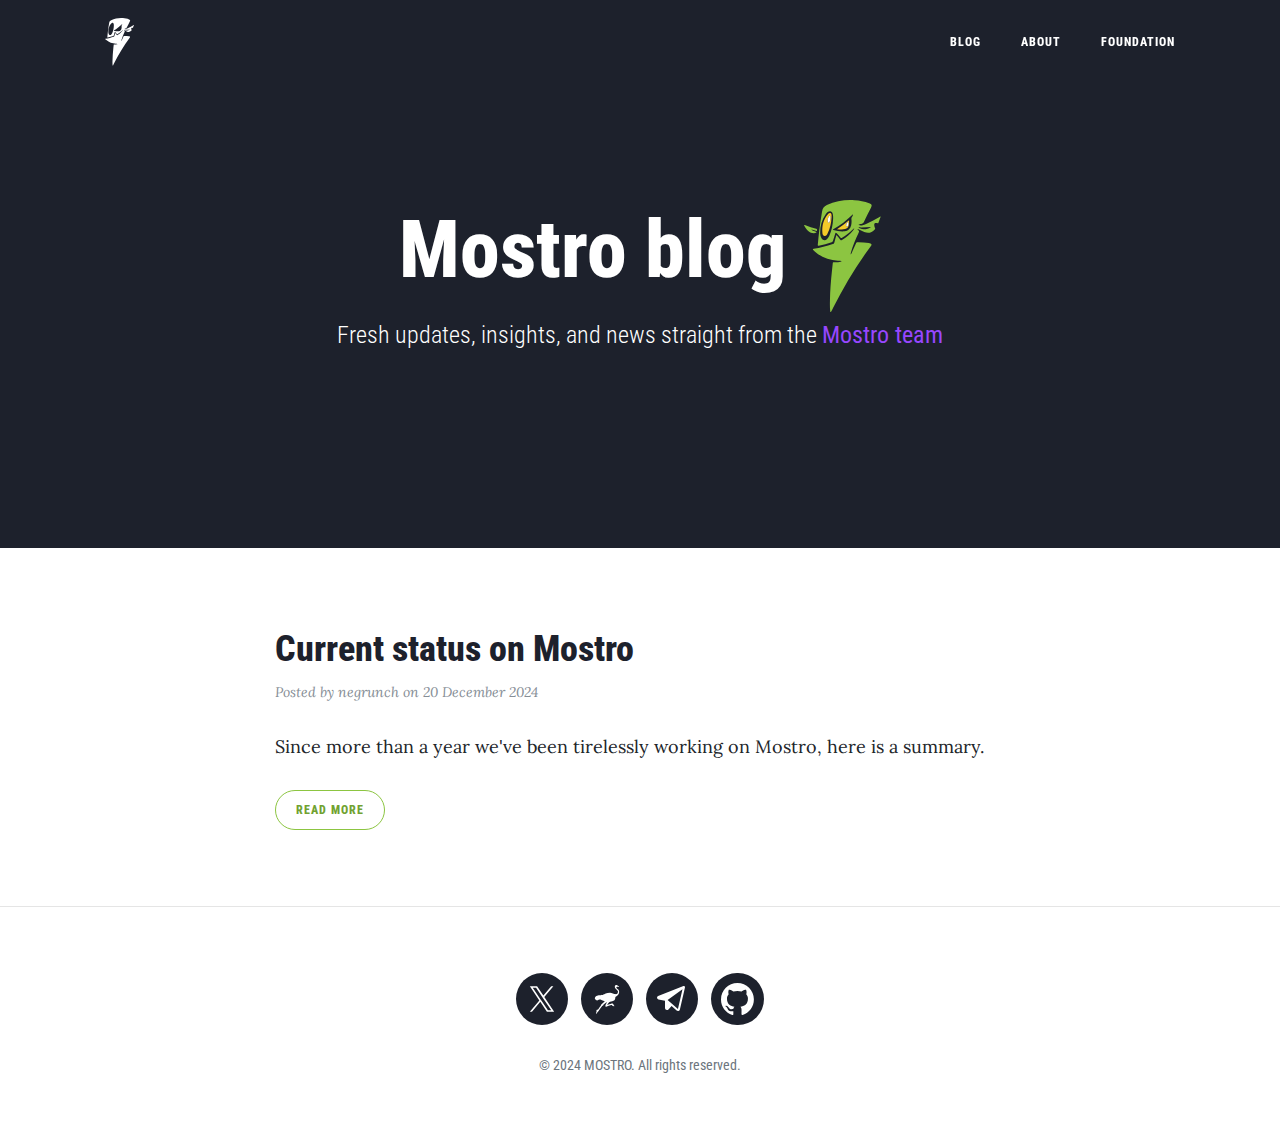
<file: index.html>
<!DOCTYPE html>
<html lang="en">

<head>
  <meta charset="utf-8">
  <meta name="viewport" content="width=device-width, initial-scale=1, shrink-to-fit=no">
  <meta name="description" content="">
  <meta name="author" content="">

  <title>Mostro blog</title>

  <link rel="stylesheet" href="/css/bootstrap.min.css">
  <link href=" /css/all.min.css" rel=" stylesheet" type="text/css">
  <link href='https://fonts.googleapis.com/css?family=Lora:400,700,400italic,700italic' rel='stylesheet'
    type='text/css'>
  <link href="https://fonts.googleapis.com/css2?family=Roboto+Condensed:ital,wght@0,100..900;1,100..900&display=swap" rel="stylesheet">
  <link rel="stylesheet" href="/clean-blog.css">

</head>

<body>
  <nav class="navbar navbar-expand-lg navbar-light fixed-top" id="mainNav">
    <div class="container">
      <a class="navbar-brand" href="&#x2F;">
        <img class="navbar-img" src="/img/mostro-icon-white.svg" alt="Mostro">
      </a>
      <button class="navbar-toggler navbar-toggler-right" type="button" data-toggle="collapse"
        data-target="#navbarResponsive" aria-controls="navbarResponsive" aria-expanded="false"
        aria-label="Toggle navigation">
        Menu
        <i class="fas fa-bars"></i>
      </button>
      <div class="collapse navbar-collapse" id="navbarResponsive">
        <ul class="navbar-nav ml-auto">
          
          <li class="nav-item">
            <a class="nav-link"
              href="&#x2F;">Blog</a>
          </li>
          
          <li class="nav-item">
            <a class="nav-link"
              href="https:&#x2F;&#x2F;mostro.network">About</a>
          </li>
          
          <li class="nav-item">
            <a class="nav-link"
              href="https:&#x2F;&#x2F;mostro.foundation">Foundation</a>
          </li>
          
        </ul>
      </div>
    </div>
  </nav>

  <!-- Page Header -->
  
  <header class="masthead">
    <div class="overlay">
    </div>
    <div class="container">
      <div class="row">
        <div class="col-lg-8 col-md-10 mx-auto">
          <div class="site-heading">
            <h1> Mostro blog
              <span>
                <img src="/img/mostro-icon.svg" alt="Mostro">
              </span>
            </h1>
            <h2 class="subheading">
              Fresh updates, insights, and news straight from the
                <span class="subheading-highlight">
                  Mostro team
                </span>
            </h2>
          </div>
        </div>
      </div>
    </div>
  </header>
  

  
  <!-- Main Content -->
  <div class="container">
    <div class="row">
      <div class="col-lg-8 col-md-10 mx-auto">
        <div class="posts">
          
          <div class="post-preview">
            
<a href="&#x2F;first-post&#x2F;">
    <h2 class="post-title">Current status on Mostro</h2>
</a>
<p class="post-meta">Posted by
    negrunch
     on 20 December 2024</p>

            <p class="post-summary">Since more than a year we've been tirelessly working on Mostro, here is a summary.</p>
            <a class="btn btn-sm btn-secondary" href="&#x2F;first-post&#x2F;">Read more</a>
          </div>
          
        </div>

        <!-- Paginator -->
        <div class="clearfix">
          
          
        </div>

      </div>
    </div>
  </div>
  

  <hr>

  <!-- Footer -->
  <footer>
    <div class="container">
      <div class="row">
        <div class="col-lg-8 col-md-10 mx-auto">
          <ul class="list-inline text-center">
            
            <li class="list-inline-item">
              <a class="social-button" href="https:&#x2F;&#x2F;x.com&#x2F;MostroP2P">
                <img class="social-button-img"  src="/img/x.svg" alt="Mostro">
              </a>
            </li>
            
            <li class="list-inline-item">
              <a class="social-button" href="https:&#x2F;&#x2F;primal.net&#x2F;p&#x2F;npub1m0str0d7z2ww8rdh20t2n9lx520xjwhaq24p68umqp06wwrwtsnqen40un">
                <img class="social-button-img"  src="/img/nostr.svg" alt="Mostro">
              </a>
            </li>
            
            <li class="list-inline-item">
              <a class="social-button" href="https:&#x2F;&#x2F;t.me&#x2F;mostrop2p">
                <img class="social-button-img"  src="/img/telegram.svg" alt="Mostro">
              </a>
            </li>
            
            <li class="list-inline-item">
              <a class="social-button" href="https:&#x2F;&#x2F;github.com&#x2F;MostroP2P">
                <img class="social-button-img"  src="/img/github.svg" alt="Mostro">
              </a>
            </li>
            
          </ul>
          <p class="copyright text-muted"> &copy 2024 MOSTRO.
             All rights reserved.</p>
        </div>
      </div>
    </div>
  </footer>

  <!-- Bootstrap core JavaScript -->
  <script src="/js/jquery.min.js"></script>
  <script src="/js/bootstrap.bundle.min.js"></script>

  <!--Custom scripts for this template-->
  <script src="/js/clean-blog.min.js"></script>

  <!--- Additional scripts -->
  
  
</body>

</html>
</file>
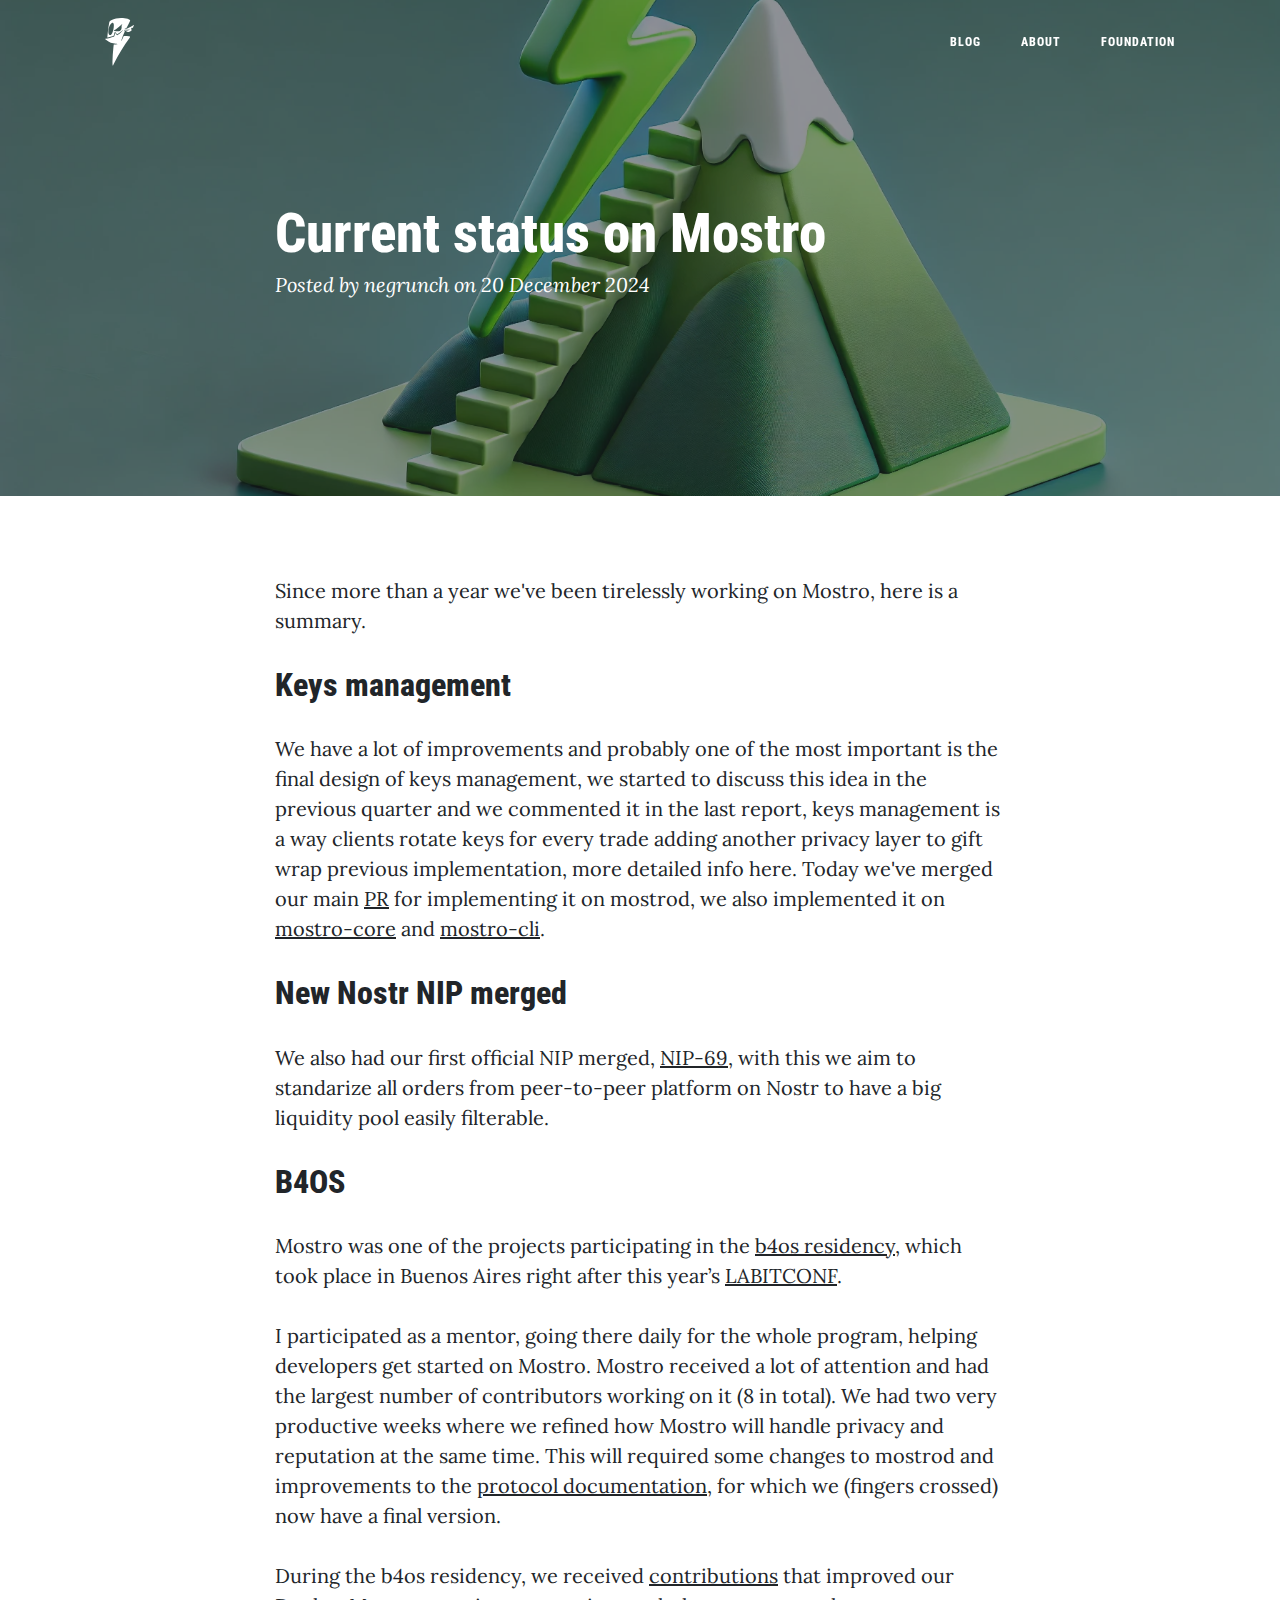
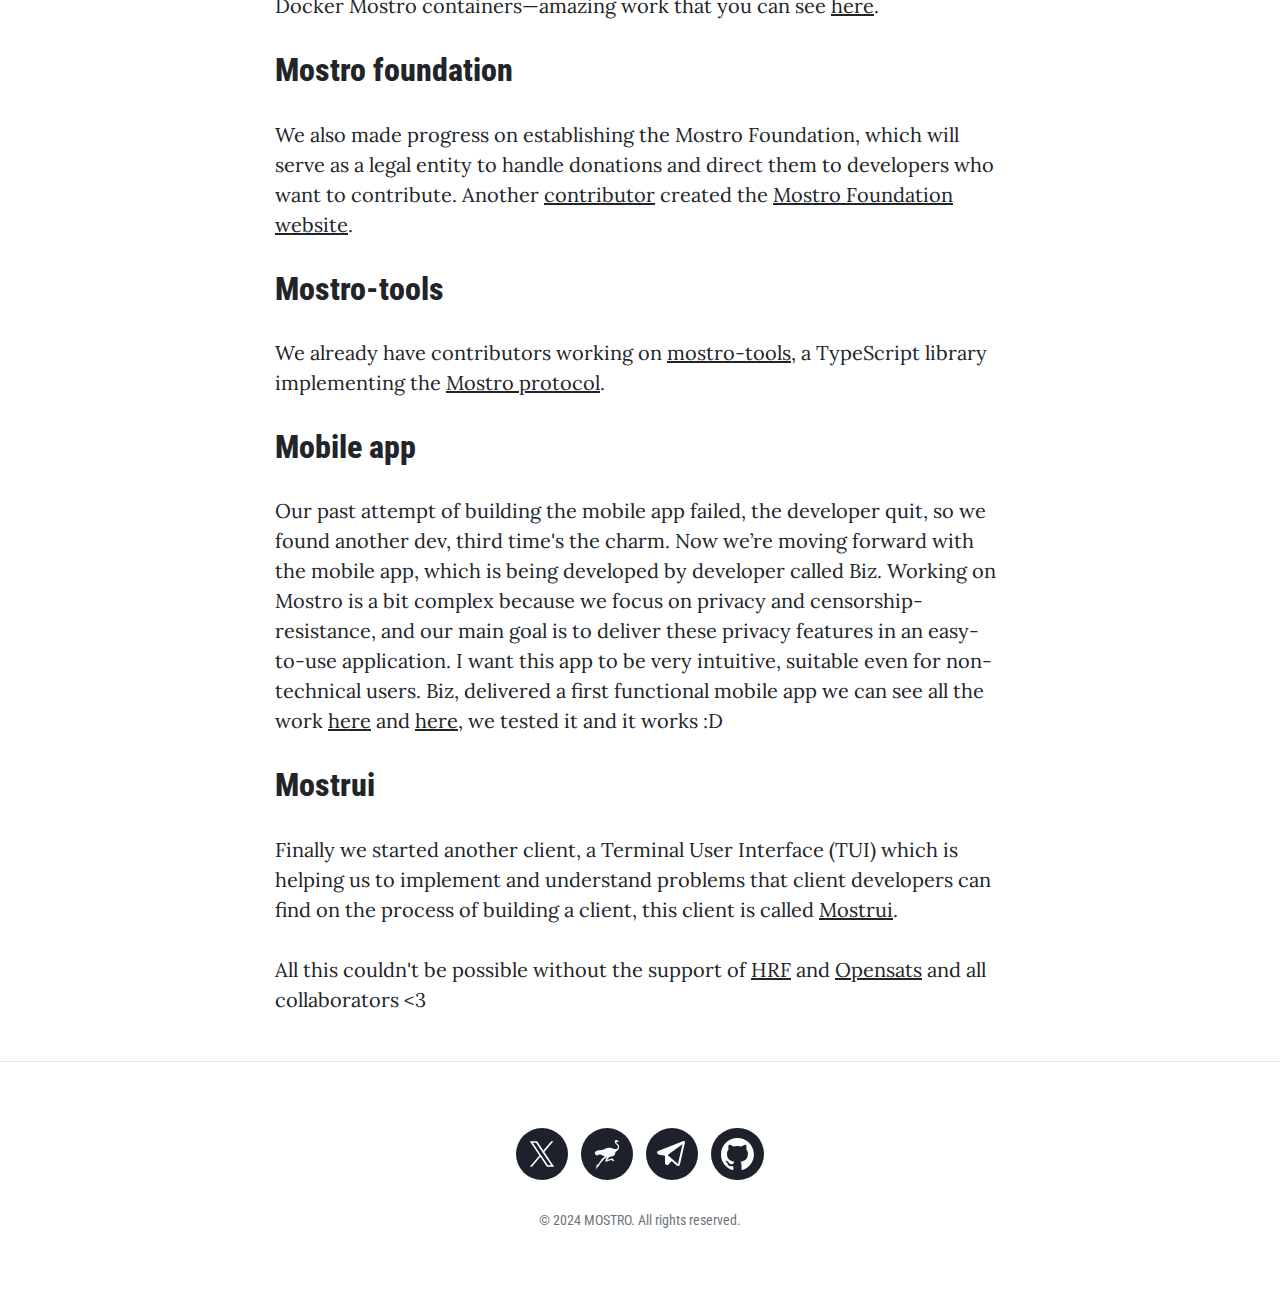
<file: first-post/index.html>
<!DOCTYPE html>
<html lang="en">

<head>
  <meta charset="utf-8">
  <meta name="viewport" content="width=device-width, initial-scale=1, shrink-to-fit=no">
  <meta name="description" content="">
  <meta name="author" content="">

  <title>Mostro blog</title>

  <link rel="stylesheet" href="/css/bootstrap.min.css">
  <link href=" /css/all.min.css" rel=" stylesheet" type="text/css">
  <link href='https://fonts.googleapis.com/css?family=Lora:400,700,400italic,700italic' rel='stylesheet'
    type='text/css'>
  <link href="https://fonts.googleapis.com/css2?family=Roboto+Condensed:ital,wght@0,100..900;1,100..900&display=swap" rel="stylesheet">
  <link rel="stylesheet" href="/clean-blog.css">

</head>

<body>
  <nav class="navbar navbar-expand-lg navbar-light fixed-top" id="mainNav">
    <div class="container">
      <a class="navbar-brand" href="&#x2F;">
        <img class="navbar-img" src="/img/mostro-icon-white.svg" alt="Mostro">
      </a>
      <button class="navbar-toggler navbar-toggler-right" type="button" data-toggle="collapse"
        data-target="#navbarResponsive" aria-controls="navbarResponsive" aria-expanded="false"
        aria-label="Toggle navigation">
        Menu
        <i class="fas fa-bars"></i>
      </button>
      <div class="collapse navbar-collapse" id="navbarResponsive">
        <ul class="navbar-nav ml-auto">
          
          <li class="nav-item">
            <a class="nav-link"
              href="&#x2F;">Blog</a>
          </li>
          
          <li class="nav-item">
            <a class="nav-link"
              href="https:&#x2F;&#x2F;mostro.network">About</a>
          </li>
          
          <li class="nav-item">
            <a class="nav-link"
              href="https:&#x2F;&#x2F;mostro.foundation">Foundation</a>
          </li>
          
        </ul>
      </div>
    </div>
  </nav>

  <!-- Page Header -->
  
<!-- Page Header -->
<header class="masthead" style="background-image: url('/img/first-post.webp')">
  <div class="overlay"></div>
  <div class="container">
    <div class="row">
      <div class="col-lg-8 col-md-10 mx-auto">
        <div class="post-heading">
          
<h1>Current status on Mostro</h1>
<span class="meta">Posted by
    negrunch
    on 20 December 2024
</span>

        </div>
      </div>
    </div>
  </div>
</header>


  
<!-- Post Content -->
<article>
  <div class="container">
    <div class="row">
      <div class="col-lg-8 col-md-10 mx-auto">
        <p>Since more than a year we've been tirelessly working on Mostro, here is a summary.</p>
<h2 id="keys-management">Keys management</h2>
<p>We have a lot of improvements and probably one of the most important is the final design of keys management, we started to discuss this idea in the previous quarter and we commented it in the last report, keys management is a way clients rotate keys for every trade adding another privacy layer to gift wrap previous implementation, more detailed info here. Today we've merged our main <a href="https://github.com/MostroP2P/mostro/pull/398">PR</a> for implementing it on mostrod, we also implemented it on <a href="https://github.com/MostroP2P/mostro-core/pull/67/files">mostro-core</a> and <a href="https://github.com/MostroP2P/mostro-cli/pull/89">mostro-cli</a>.</p>
<h2 id="new-nostr-nip-merged">New Nostr NIP merged</h2>
<p>We also had our first official NIP merged, <a href="https://github.com/nostr-protocol/nips/blob/master/69.md">NIP-69</a>, with this we aim to standarize all orders from peer-to-peer platform on Nostr to have a big liquidity pool easily filterable.</p>
<h2 id="b4os">B4OS</h2>
<p>Mostro was one of the projects participating in the <a href="https://www.libreriadesatoshi.com/b4os">b4os residency</a>, which took place in Buenos Aires right after this year’s <a href="https://www.labitconf.com/">LABITCONF</a>.</p>
<p>I participated as a mentor, going there daily for the whole program, helping developers get started on Mostro. Mostro received a lot of attention and had the largest number of contributors working on it (8 in total). We had two very productive weeks where we refined how Mostro will handle privacy and reputation at the same time. This will required some changes to mostrod and improvements to the <a href="https://mostro.network/protocol/">protocol documentation</a>, for which we (fingers crossed) now have a final version.</p>
<p>During the b4os residency, we received <a href="https://github.com/MostroP2P/mostro-regtest/pull/2">contributions</a> that improved our Docker Mostro containers—amazing work that you can see <a href="https://github.com/MostroP2P/mostro-regtest">here</a>.</p>
<h2 id="mostro-foundation">Mostro foundation</h2>
<p>We also made progress on establishing the Mostro Foundation, which will serve as a legal entity to handle donations and direct them to developers who want to contribute. Another <a href="https://github.com/MostroP2P/mostro-foundation-website">contributor</a> created the <a href="https://mostro.foundation/">Mostro Foundation website</a>.</p>
<h2 id="mostro-tools">Mostro-tools</h2>
<p>We already have contributors working on <a href="https://github.com/MostroP2P/mostro-tools">mostro-tools</a>, a TypeScript library implementing the <a href="https://mostro.network/protocol/">Mostro protocol</a>.</p>
<h2 id="mobile-app">Mobile app</h2>
<p>Our past attempt of building the mobile app failed, the developer quit, so we found another dev, third time's the charm. Now we’re moving forward with the mobile app, which is being developed by developer called Biz. Working on Mostro is a bit complex because we focus on privacy and censorship-resistance, and our main goal is to deliver these privacy features in an easy-to-use application. I want this app to be very intuitive, suitable even for non-technical users. Biz, delivered a first functional mobile app we can see all the work <a href="https://github.com/MostroP2P/mobile/pull/31">here</a> and <a href="https://github.com/MostroP2P/mobile/pull/33">here</a>, we tested it and it works :D</p>
<h2 id="mostrui">Mostrui</h2>
<p>Finally we started another client, a Terminal User Interface (TUI) which is helping us to implement and understand problems that client developers can find on the process of building a client, this client is called <a href="https://github.com/MostroP2P/mostrui">Mostrui</a>.</p>
<p>All this couldn't be possible without the support of <a href="https://hrf.org/">HRF</a> and <a href="https://opensats.org/">Opensats</a> and all collaborators &lt;3</p>

        
      </div>
    </div>
  </div>
</article>


  <hr>

  <!-- Footer -->
  <footer>
    <div class="container">
      <div class="row">
        <div class="col-lg-8 col-md-10 mx-auto">
          <ul class="list-inline text-center">
            
            <li class="list-inline-item">
              <a class="social-button" href="https:&#x2F;&#x2F;x.com&#x2F;MostroP2P">
                <img class="social-button-img"  src="/img/x.svg" alt="Mostro">
              </a>
            </li>
            
            <li class="list-inline-item">
              <a class="social-button" href="https:&#x2F;&#x2F;primal.net&#x2F;p&#x2F;npub1m0str0d7z2ww8rdh20t2n9lx520xjwhaq24p68umqp06wwrwtsnqen40un">
                <img class="social-button-img"  src="/img/nostr.svg" alt="Mostro">
              </a>
            </li>
            
            <li class="list-inline-item">
              <a class="social-button" href="https:&#x2F;&#x2F;t.me&#x2F;mostrop2p">
                <img class="social-button-img"  src="/img/telegram.svg" alt="Mostro">
              </a>
            </li>
            
            <li class="list-inline-item">
              <a class="social-button" href="https:&#x2F;&#x2F;github.com&#x2F;MostroP2P">
                <img class="social-button-img"  src="/img/github.svg" alt="Mostro">
              </a>
            </li>
            
          </ul>
          <p class="copyright text-muted"> &copy 2024 MOSTRO.
             All rights reserved.</p>
        </div>
      </div>
    </div>
  </footer>

  <!-- Bootstrap core JavaScript -->
  <script src="/js/jquery.min.js"></script>
  <script src="/js/bootstrap.bundle.min.js"></script>

  <!--Custom scripts for this template-->
  <script src="/js/clean-blog.min.js"></script>

  <!--- Additional scripts -->
  
  
</body>

</html>
</file>
<file: clean-blog.css>
body{font-size:20px;color:#212529;font-family:"Lora","Times New Roman",serif}p{line-height:1.5;margin:30px 0}p a{text-decoration:underline}h1,h2,h3,h4,h5,h6{font-weight:800;font-family:"Roboto Condensed","Helvetica Neue",Helvetica,Arial,sans-serif}a{color:#212529;-webkit-transition:all .2s;-moz-transition:all .2s;transition:all .2s}a:focus,a:hover{color:#8cc541}blockquote{font-style:italic;color:#868e96}.section-heading{font-size:36px;font-weight:700;margin-top:60px}.caption{font-size:14px;font-style:italic;display:block;margin:0;padding:10px;text-align:center;border-bottom-right-radius:5px;border-bottom-left-radius:5px}::-moz-selection{color:#fff;background:#8cc541;text-shadow:none}::selection{color:#fff;background:#8cc541;text-shadow:none}img::selection{color:#fff;background:rgba(0,0,0,0)}img::-moz-selection{color:#fff;background:rgba(0,0,0,0)}#mainNav{position:absolute;background-color:rgba(0,0,0,0);font-family:"Roboto Condensed","Helvetica Neue",Helvetica,Arial,sans-serif}#mainNav .navbar-brand{font-weight:800;color:#fff}#mainNav .navbar-toggler{font-size:12px;font-weight:800;padding:13px;text-transform:uppercase;color:#fff;outline-color:#fff}#mainNav .nav-link{color:#fff}#mainNav .navbar-nav>li.nav-item>a{font-size:12px;font-weight:800;letter-spacing:1px;text-transform:uppercase}#mainNav .navbar-img{height:3rem}@media only screen and (min-width: 992px){#mainNav{border-bottom:1px solid rgba(0,0,0,0);background:rgba(0,0,0,0)}#mainNav .navbar-brand{padding:10px 20px;color:#fff}#mainNav .navbar-brand:focus,#mainNav .navbar-brand:hover{color:rgba(255,255,255,.8)}#mainNav .navbar-nav>li.nav-item>a{padding:10px 20px;color:#fff}#mainNav .navbar-nav>li.nav-item>a:focus,#mainNav .navbar-nav>li.nav-item>a:hover{color:rgba(255,255,255,.8)}}@media only screen and (min-width: 992px){#mainNav{-webkit-transition:background-color .2s;-moz-transition:background-color .2s;transition:background-color .2s;-webkit-transform:translate3d(0, 0, 0);-moz-transform:translate3d(0, 0, 0);-ms-transform:translate3d(0, 0, 0);-o-transform:translate3d(0, 0, 0);transform:translate3d(0, 0, 0);-webkit-backface-visibility:hidden}#mainNav.is-fixed{position:fixed;top:-67px;-webkit-transition:-webkit-transform .2s;-moz-transition:-moz-transform .2s;transition:transform .2s;border-bottom:1px solid #fff;background-color:rgba(255,255,255,.9)}#mainNav.is-fixed .navbar-brand{color:#fff}#mainNav.is-fixed .navbar-brand:focus,#mainNav.is-fixed .navbar-brand:hover{color:#fff}#mainNav.is-fixed .navbar-nav>li.nav-item>a{color:#fff}#mainNav.is-fixed .navbar-nav>li.nav-item>a:focus,#mainNav.is-fixed .navbar-nav>li.nav-item>a:hover{color:#fff}#mainNav.is-visible{-webkit-transform:translate3d(0, 100%, 0);-moz-transform:translate3d(0, 100%, 0);-ms-transform:translate3d(0, 100%, 0);-o-transform:translate3d(0, 100%, 0);transform:translate3d(0, 100%, 0)}}header.masthead{margin-bottom:50px;background:no-repeat center center;background-color:#1d212c;background-attachment:scroll;position:relative;-webkit-background-size:cover;-moz-background-size:cover;-o-background-size:cover;background-size:cover}header.masthead .overlay{position:absolute;top:0;left:0;height:100%;width:100%;background-color:#1d212c;opacity:.5}header.masthead .page-heading,header.masthead .post-heading,header.masthead .site-heading{padding:200px 0 150px;color:#fff}@media only screen and (min-width: 768px){header.masthead .page-heading,header.masthead .post-heading,header.masthead .site-heading{padding:200px 0}}header.masthead .page-heading,header.masthead .site-heading{text-align:center}header.masthead .page-heading h1,header.masthead .site-heading h1{font-size:50px;margin-top:0}header.masthead .page-heading img,header.masthead .site-heading img{height:7rem}header.masthead .page-heading .subheading,header.masthead .site-heading .subheading{font-size:24px;font-weight:300;line-height:1.1;display:block;margin:10px 0 0;font-family:"Roboto Condensed","Helvetica Neue",Helvetica,Arial,sans-serif}header.masthead .page-heading .subheading-highlight,header.masthead .site-heading .subheading-highlight{font-weight:400;color:#9747ff}@media only screen and (min-width: 768px){header.masthead .page-heading h1,header.masthead .site-heading h1{font-size:80px}}header.masthead .post-heading h1{font-size:35px}header.masthead .post-heading .meta,header.masthead .post-heading .subheading{line-height:1.1;display:block}header.masthead .post-heading .subheading{font-size:24px;font-weight:600;margin:10px 0 30px;font-family:"Roboto Condensed","Helvetica Neue",Helvetica,Arial,sans-serif}header.masthead .post-heading .meta{font-size:20px;font-weight:300;font-style:italic;font-family:"Lora","Times New Roman",serif}header.masthead .post-heading .meta a{color:#fff}@media only screen and (min-width: 768px){header.masthead .post-heading h1{font-size:55px}header.masthead .post-heading .subheading{font-size:30px}}.post-preview{margin-bottom:60px}.post-preview>a{color:#1d212c}.post-preview>a:focus,.post-preview>a:hover{text-decoration:none;color:#495057}.post-preview>a>.post-title{font-size:30px;margin-top:30px;margin-bottom:10px}.post-preview>a>.post-subtitle{font-weight:300;margin:0 0 10px}.post-preview>.post-summary{font-size:18px}.post-preview>.post-meta{font-size:14px;font-style:italic;margin-top:0;color:#868e96}.post-preview>.post-meta>a{text-decoration:none;color:#212529}.post-preview>.post-meta>a:focus,.post-preview>.post-meta>a:hover{text-decoration:underline;color:#8cc541}@media only screen and (min-width: 768px){.post-preview>a>.post-title{font-size:36px}}footer{padding:50px 0 65px}footer .list-inline{margin:0;padding:0}footer .copyright{font-size:14px;margin-bottom:0;text-align:center;font-family:"Roboto Condensed","Helvetica Neue",Helvetica,Arial,sans-serif}footer .social-button{display:flex;background-color:#1d212c;border-radius:9999px;aspect-ratio:1/1;align-items:center}footer .social-button:hover,footer .social-button:focus,footer .social-button:active{color:#8cc541;background-color:#71a231 !important;border-color:#71a231 !important}footer .social-button-img{height:2rem;margin:0 10px}.btn{border-radius:9999px;font-size:14px;font-weight:800;padding:15px 25px;letter-spacing:1px;text-transform:uppercase;font-family:"Roboto Condensed","Helvetica Neue",Helvetica,Arial,sans-serif}.btn-primary{background-color:#8cc541;border-color:#8cc541;color:#1d212c}.btn-primary:hover,.btn-primary:focus,.btn-primary:active{color:#8cc541;background-color:#48671f !important;border-color:#48671f !important}.btn-secondary{background-color:#fff;border-color:#8cc541;color:#71a231 !important}.btn-secondary:hover,.btn-secondary:focus,.btn-secondary:active{color:#1d212c !important;background-color:#8cc541;border-color:#8cc541}.btn-lg{font-size:16px;padding:25px 35px}.btn-sm{font-size:12px;padding:10px 20px}
</file>
